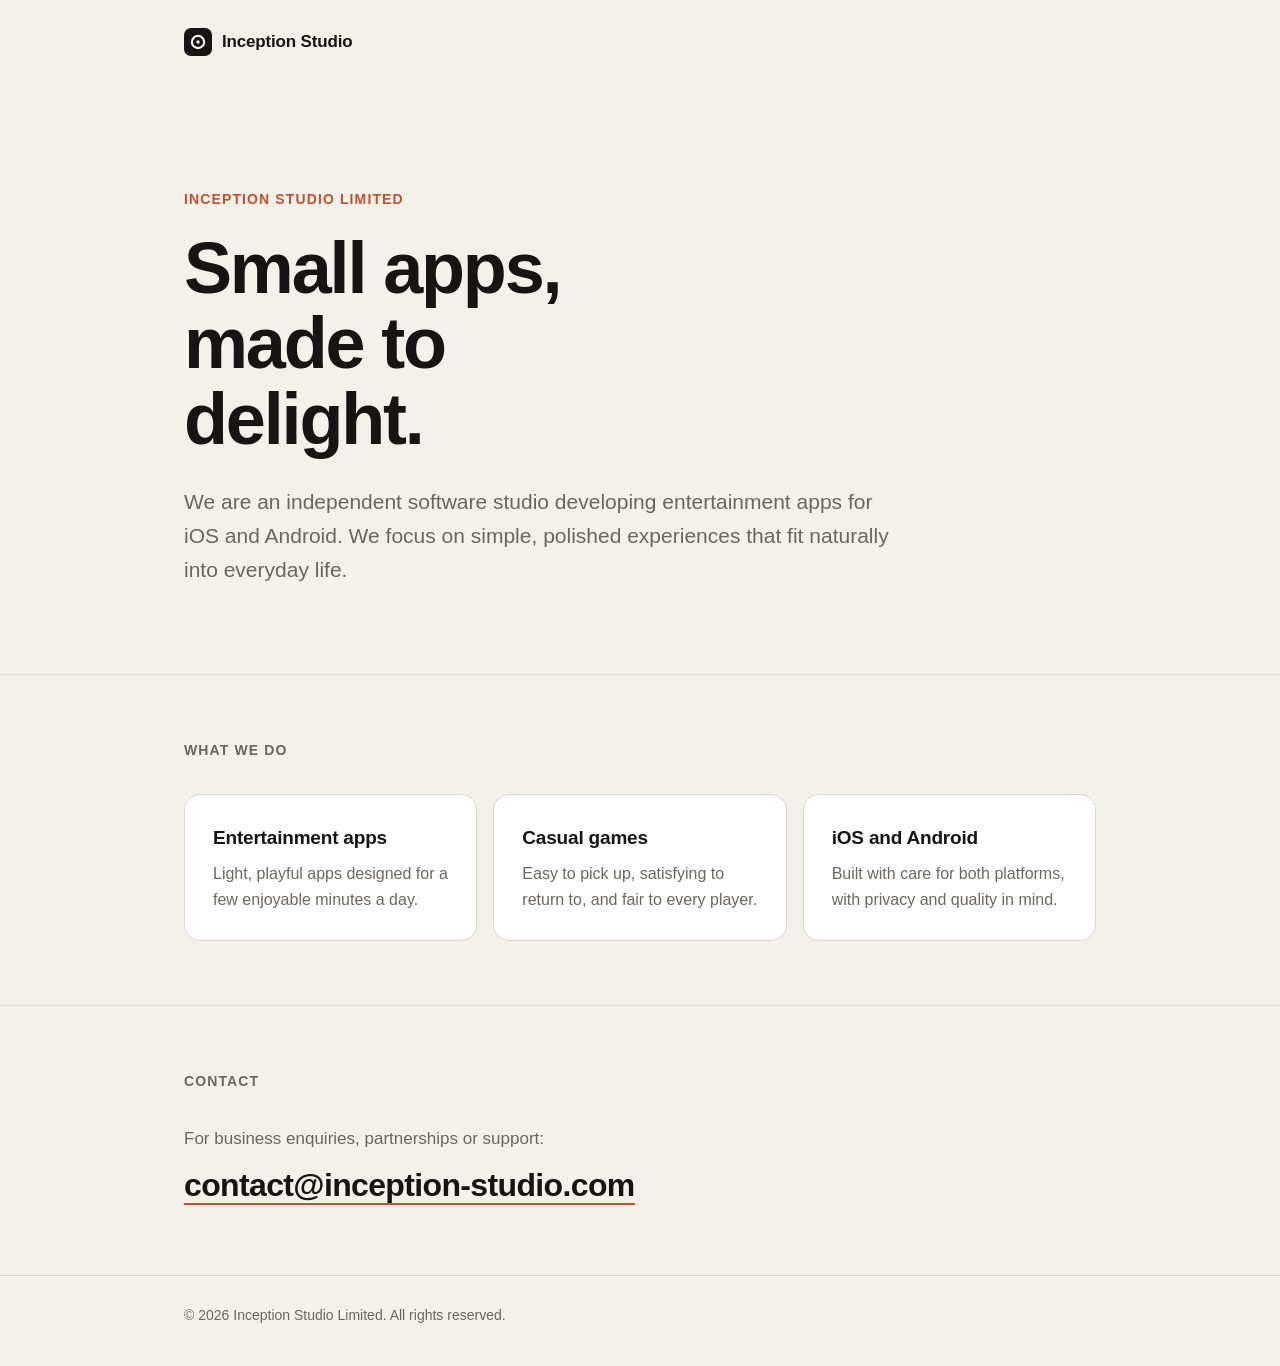
<file: index.html>
<!doctype html>
<html lang="en">
<head>
<meta charset="utf-8">
<meta name="viewport" content="width=device-width, initial-scale=1">
<title>Inception Studio</title>
<meta name="description" content="Inception Studio Limited is an independent studio developing entertainment apps for iOS and Android.">
<meta property="og:title" content="Inception Studio">
<meta property="og:description" content="An independent studio developing entertainment apps for iOS and Android.">
<meta property="og:type" content="website">
<meta property="og:url" content="https://inception-studio.com/">
<link rel="icon" href="data:image/svg+xml,%3Csvg xmlns='http://www.w3.org/2000/svg' viewBox='0 0 32 32'%3E%3Crect width='32' height='32' rx='8' fill='%23161514'/%3E%3Ccircle cx='16' cy='16' r='7' fill='none' stroke='%23F4F1EA' stroke-width='2.5'/%3E%3Ccircle cx='16' cy='16' r='2' fill='%23F4F1EA'/%3E%3C/svg%3E">
<style>
  :root {
    --bg: #F4F1EA;
    --surface: #FFFFFF;
    --ink: #161514;
    --muted: #6B6760;
    --line: #DDD8CE;
    --accent: #C2502E;
  }
  @media (prefers-color-scheme: dark) {
    :root {
      --bg: #121110;
      --surface: #1B1A18;
      --ink: #F4F1EA;
      --muted: #A39E94;
      --line: #2E2C29;
      --accent: #E8754F;
    }
  }
  * { box-sizing: border-box; }
  html { -webkit-text-size-adjust: 100%; }
  body {
    margin: 0;
    background: var(--bg);
    color: var(--ink);
    font-family: -apple-system, BlinkMacSystemFont, "Segoe UI", "Helvetica Neue", Helvetica, Arial, sans-serif;
    font-size: 17px;
    line-height: 1.6;
    -webkit-font-smoothing: antialiased;
  }
  .wrap { max-width: 960px; margin: 0 auto; padding: 0 24px; }
  header { padding: 28px 0; }
  .brand { display: inline-flex; align-items: center; gap: 10px; font-weight: 600; letter-spacing: -0.01em; color: var(--ink); text-decoration: none; }
  .mark { width: 28px; height: 28px; flex: none; }
  .hero { padding-top: 96px; padding-bottom: 88px; }
  .eyebrow { color: var(--accent); font-size: 14px; font-weight: 600; letter-spacing: 0.08em; text-transform: uppercase; margin: 0 0 20px; }
  h1 { font-size: clamp(40px, 7vw, 72px); line-height: 1.05; letter-spacing: -0.03em; font-weight: 700; margin: 0; max-width: 12ch; }
  .lead { color: var(--muted); font-size: clamp(18px, 2.2vw, 21px); max-width: 34em; margin: 28px 0 0; }
  section { border-top: 1px solid var(--line); padding: 64px 0; }
  h2 { font-size: 14px; font-weight: 600; letter-spacing: 0.08em; text-transform: uppercase; color: var(--muted); margin: 0 0 32px; }
  .grid { display: grid; grid-template-columns: repeat(3, 1fr); gap: 16px; }
  .card { background: var(--surface); border: 1px solid var(--line); border-radius: 16px; padding: 28px; }
  .card h3 { font-size: 19px; letter-spacing: -0.01em; margin: 0 0 8px; }
  .card p { color: var(--muted); margin: 0; font-size: 16px; }
  .contact p { margin: 0 0 8px; color: var(--muted); }
  .email { font-size: clamp(22px, 3.4vw, 32px); font-weight: 600; letter-spacing: -0.02em; color: var(--ink); text-decoration: none; border-bottom: 2px solid var(--accent); overflow-wrap: anywhere; }
  .email:hover { color: var(--accent); }
  footer { border-top: 1px solid var(--line); padding: 28px 0 40px; color: var(--muted); font-size: 14px; }
  @media (max-width: 720px) {
    .wrap { padding: 0 16px; }
    .hero { padding-top: 56px; padding-bottom: 56px; }
    .grid { grid-template-columns: 1fr; }
    section { padding: 48px 0; }
  }
</style>
</head>
<body>
  <header>
    <div class="wrap">
      <a class="brand" href="/" aria-label="Inception Studio home">
        <svg class="mark" viewBox="0 0 32 32" aria-hidden="true">
          <rect width="32" height="32" rx="8" fill="currentColor"/>
          <circle cx="16" cy="16" r="7" fill="none" stroke="var(--bg)" stroke-width="2.5"/>
          <circle cx="16" cy="16" r="2" fill="var(--bg)"/>
        </svg>
        Inception Studio
      </a>
    </div>
  </header>

  <main>
    <div class="wrap hero">
      <p class="eyebrow">Inception Studio Limited</p>
      <h1>Small apps, made to delight.</h1>
      <p class="lead">We are an independent software studio developing entertainment apps for iOS and Android. We focus on simple, polished experiences that fit naturally into everyday life.</p>
    </div>

    <section>
      <div class="wrap">
        <h2>What we do</h2>
        <div class="grid">
          <div class="card">
            <h3>Entertainment apps</h3>
            <p>Light, playful apps designed for a few enjoyable minutes a day.</p>
          </div>
          <div class="card">
            <h3>Casual games</h3>
            <p>Easy to pick up, satisfying to return to, and fair to every player.</p>
          </div>
          <div class="card">
            <h3>iOS and Android</h3>
            <p>Built with care for both platforms, with privacy and quality in mind.</p>
          </div>
        </div>
      </div>
    </section>

    <section class="contact">
      <div class="wrap">
        <h2>Contact</h2>
        <p>For business enquiries, partnerships or support:</p>
        <a class="email" href="mailto:contact@inception-studio.com">contact@inception-studio.com</a>
      </div>
    </section>
  </main>

  <footer>
    <div class="wrap">&copy; 2026 Inception Studio Limited. All rights reserved.</div>
  </footer>
</body>
</html>
</file>
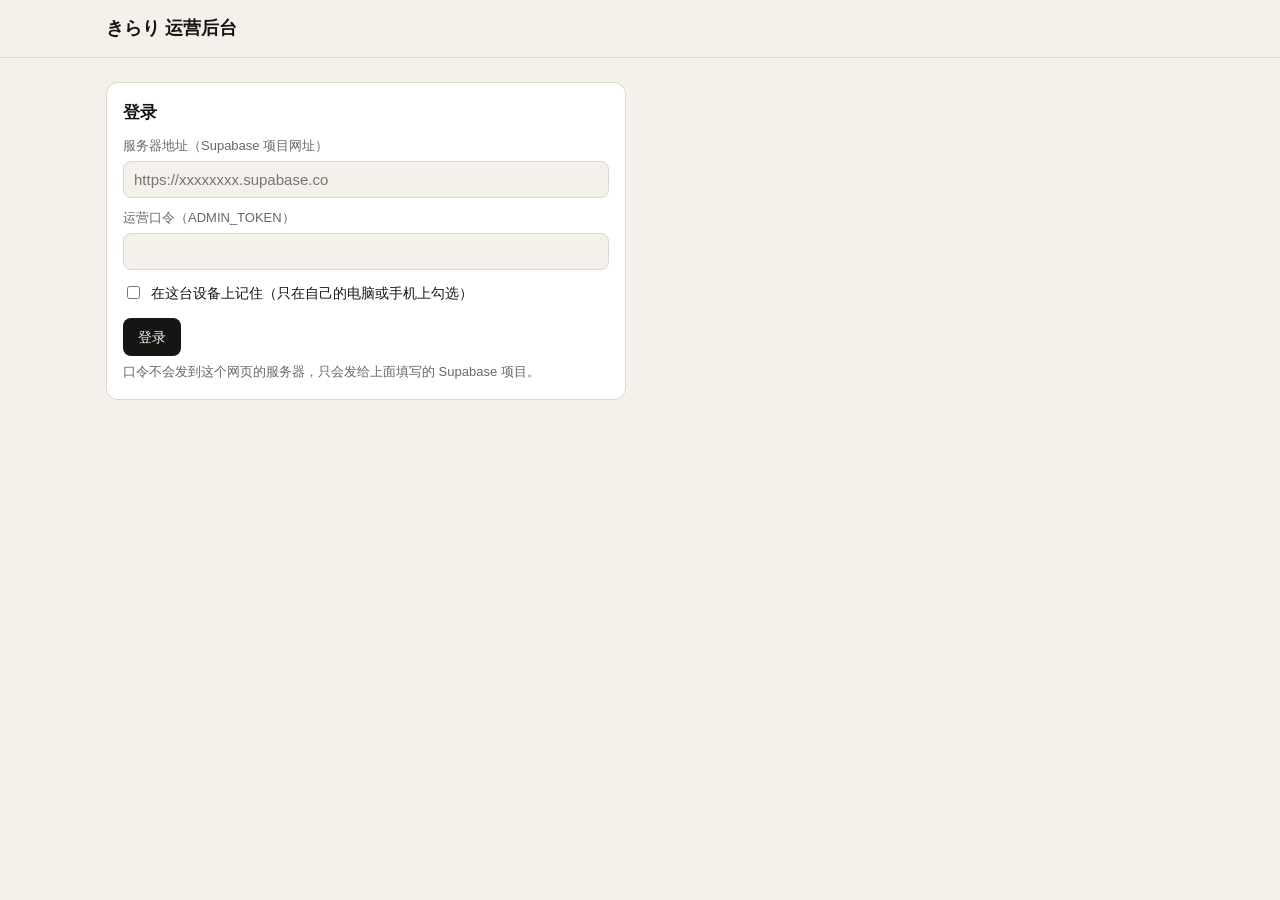
<file: kirari/ops/index.html>
<!doctype html>
<html lang="zh-CN">
<head>
<meta charset="utf-8">
<meta name="viewport" content="width=device-width, initial-scale=1">
<meta name="robots" content="noindex, nofollow">
<meta name="referrer" content="no-referrer">
<title>きらり 运营后台</title>
<style>
:root { --bg:#F4F1EA; --surface:#FFFFFF; --ink:#161514; --muted:#6B6760; --line:#DDD8CE; --accent:#C2502E;
  --good:#2E7D4F; --warn:#B7791F; --bad:#C0392B; --chip:#EFEBE3; }
@media (prefers-color-scheme: dark) {
  :root { --bg:#121110; --surface:#1B1A18; --ink:#F4F1EA; --muted:#A39E94; --line:#2E2C29; --accent:#E8754F;
    --good:#5BBF85; --warn:#E0A84A; --bad:#EF6F61; --chip:#26241F; }
}
* { box-sizing: border-box; }
body { margin:0; background:var(--bg); color:var(--ink); font-size:15px; line-height:1.6;
  font-family: -apple-system, BlinkMacSystemFont, "PingFang SC", "Hiragino Sans", "Microsoft YaHei", sans-serif; }
.wrap { max-width: 1100px; margin: 0 auto; padding: 0 16px; }
header { border-bottom:1px solid var(--line); padding:14px 0; }
header .wrap { display:flex; align-items:center; gap:12px; flex-wrap:wrap; }
h1 { font-size:18px; margin:0; flex:1; }
h2 { font-size:17px; margin:0; }
.env { font-size:12px; padding:2px 8px; border-radius:99px; background:var(--chip); color:var(--muted); }
.env.prod { background:var(--bad); color:#fff; }
nav { display:flex; gap:6px; margin:16px 0; flex-wrap:wrap; }
nav button { background:none; border:1px solid var(--line); color:var(--ink); }
nav button.on { background:var(--ink); color:var(--bg); border-color:var(--ink); }
.card { background:var(--surface); border:1px solid var(--line); border-radius:12px; padding:16px; margin-bottom:14px; }
.row { display:flex; gap:10px; align-items:center; flex-wrap:wrap; }
.spacer { flex:1; }
label { display:block; font-size:13px; color:var(--muted); margin:10px 0 4px; }
input[type=text], input[type=password], input[type=url], select {
  width:100%; padding:9px 10px; border:1px solid var(--line); border-radius:8px; background:var(--bg); color:var(--ink); font-size:15px; }
button { font:inherit; font-size:14px; padding:7px 14px; border-radius:8px; border:1px solid transparent; cursor:pointer;
  background:var(--ink); color:var(--bg); }
button.quiet { background:none; color:var(--ink); border-color:var(--line); }
button.good { background:var(--good); color:#fff; }
button.bad { background:none; color:var(--bad); border-color:var(--bad); }
button:disabled { opacity:.45; cursor:default; }
.muted { color:var(--muted); font-size:13px; }
.hint { color:var(--muted); font-size:13px; margin:6px 0 0; }
table { width:100%; border-collapse:collapse; font-size:14px; }
th, td { text-align:left; padding:9px 8px; border-bottom:1px solid var(--line); vertical-align:top; }
th { font-size:12px; color:var(--muted); font-weight:600; white-space:nowrap; }
td.num, th.num { text-align:right; font-variant-numeric: tabular-nums; }
.tag { display:inline-block; font-size:12px; padding:1px 8px; border-radius:99px; background:var(--chip); margin:0 4px 4px 0; white-space:nowrap; }
.tag.warn { background:var(--warn); color:#fff; }
.tag.bad { background:var(--bad); color:#fff; }
.tag.good { background:var(--good); color:#fff; }
.err { color:var(--bad); font-size:13px; word-break:break-all; }
.actions { display:flex; gap:6px; flex-wrap:wrap; }
.empty { color:var(--muted); padding:24px 0; text-align:center; }
#toast { position:fixed; left:50%; bottom:24px; transform:translateX(-50%); background:var(--ink); color:var(--bg);
  padding:10px 18px; border-radius:10px; font-size:14px; display:none; max-width:90vw; z-index:9; }
.hidden { display:none !important; }
pre { white-space:pre-wrap; font-size:13px; background:var(--bg); padding:10px; border-radius:8px; margin:8px 0 0; }
@media (max-width: 760px) {
  table.resp thead { display:none; }
  table.resp tr { display:block; border-bottom:1px solid var(--line); padding:10px 0; }
  table.resp td { display:flex; gap:10px; border:none; padding:3px 0; }
  table.resp td::before { content: attr(data-l); color:var(--muted); font-size:12px; min-width:84px; }
  td.num { text-align:left; }
}
</style>
</head>
<body>
<header><div class="wrap">
  <h1>きらり 运营后台</h1>
  <span id="envTag" class="env hidden"></span>
  <button id="logoutBtn" class="quiet hidden">退出</button>
</div></header>

<main class="wrap">

<!-- 登录 -->
<section id="login" class="card" style="max-width:520px;margin-top:24px">
  <h2>登录</h2>
  <label for="srv">服务器地址（Supabase 项目网址）</label>
  <input id="srv" type="url" placeholder="https://xxxxxxxx.supabase.co" autocomplete="off">
  <label for="tok">运营口令（ADMIN_TOKEN）</label>
  <input id="tok" type="password" autocomplete="off">
  <label style="display:flex;gap:8px;align-items:center;color:var(--ink);font-size:14px;margin-top:12px">
    <input id="remember" type="checkbox"> 在这台设备上记住（只在自己的电脑或手机上勾选）
  </label>
  <div class="row" style="margin-top:14px"><button id="loginBtn">登录</button><span id="loginErr" class="err"></span></div>
  <p class="hint">口令不会发到这个网页的服务器，只会发给上面填写的 Supabase 项目。</p>
</section>

<div id="app" class="hidden">
  <nav>
    <button data-tab="redeem" class="on">兑换申请 <span id="redeemCount"></span></button>
    <button data-tab="stock">库存</button>
    <button data-tab="import">上传券码</button>
    <button data-tab="campaign">活动 <span id="campaignDot"></span></button>
  </nav>

  <!-- 兑换申请 -->
  <section id="tab-redeem">
    <div class="card">
      <div class="row"><h2>待处理的兑换</h2><span class="spacer"></span><button class="quiet" id="refreshRedeem">刷新</button></div>
      <p class="hint">「待审核」要你决定通过还是驳回。「发券中 / 失败」是已经通过、但券还没成功发出的，可以重试。驳回会把积分退还给用户。</p>
    </div>
    <div class="card"><table class="resp" id="redeemTable">
      <thead><tr><th>申请时间</th><th>礼品</th><th class="num">积分</th><th>状态</th><th>用户情况</th><th>操作</th></tr></thead>
      <tbody></tbody>
    </table><div id="redeemEmpty" class="empty hidden">没有待处理的兑换 🎉</div></div>
  </section>

  <!-- 库存 -->
  <section id="tab-stock" class="hidden">
    <div class="card">
      <div class="row"><h2>礼品库存</h2><span class="spacer"></span><button class="quiet" id="refreshStock">刷新</button></div>
      <p class="hint">「可发」= 现在还能发给用户的券。「快到期」= 45 天内到期，要优先补货。「太快到期」= 剩余有效期太短，已不会再发出去。</p>
    </div>
    <div class="card"><table class="resp" id="stockTable">
      <thead><tr><th>礼品</th><th class="num">面额</th><th class="num">可发</th><th class="num">快到期</th><th class="num">预留中</th><th class="num">已发出</th><th class="num">太快到期</th><th>下一张到期</th></tr></thead>
      <tbody></tbody>
    </table></div>
  </section>

  <!-- 活动 -->
  <section id="tab-campaign" class="hidden">
    <div class="card">
      <div class="row"><h2>活动状态</h2><span class="spacer"></span><button class="quiet" id="refreshCampaign">刷新</button></div>
      <p class="hint">每期到日本时间每月 1 日 0:00，系统会自动换到下一期，平时不用操作。</p>
      <div id="campaignProblems" style="margin-top:10px"></div>
    </div>
    <div class="card" id="campaignBody"></div>
    <div class="card">
      <h2>暂停刮卡</h2>
      <p class="hint">出现异常时用。暂停后所有人都不能刮卡，首页显示活动未开放；兑换不受影响，积分不变。随时可以恢复，同一期继续。</p>
      <div class="row" style="margin-top:12px"><button id="pauseBtn" class="bad" disabled>暂停刮卡</button></div>
    </div>
  </section>

  <!-- 上传券码 -->
  <section id="tab-import" class="hidden">
    <div class="card" style="max-width:640px">
      <h2>上传券码</h2>
      <label for="impSku">礼品</label>
      <select id="impSku"></select>
      <label for="impBatch">批次名（方便以后查是哪次进的货）</label>
      <input id="impBatch" type="text">
      <label for="impFile">CSV 文件</label>
      <input id="impFile" type="file" accept=".csv,text/csv">
      <p class="hint">第一行是表头：<b>code</b>（或 url）必填，<b>pin</b>、<b>expires_at</b>（例如 2027-03-31）可选。有任何一行出错，整批都不导入；同一张码重复上传会自动跳过。</p>
      <div id="impPreview" class="muted"></div>
      <div class="row" style="margin-top:12px"><button id="impBtn" disabled>上传</button></div>
      <div id="impResult"></div>
    </div>
  </section>
</div>
</main>
<div id="toast"></div>

<script>
'use strict';
const $ = s => document.querySelector(s);
const KEY = 'kirari.ops';
let cfg = null;              // { srv, tok }
let stockRows = [];

// ---------- 登录信息：勾选「记住」存 localStorage，否则只存在这个标签页 ----------
function loadCfg() {
  for (const st of [sessionStorage, localStorage]) {
    try { const v = JSON.parse(st.getItem(KEY) || 'null'); if (v && v.srv && v.tok) return v; } catch {}
  }
  return null;
}
function saveCfg(v, remember) {
  try { sessionStorage.setItem(KEY, JSON.stringify(v)); } catch {}
  try { remember ? localStorage.setItem(KEY, JSON.stringify(v)) : localStorage.removeItem(KEY); } catch {}
}
function clearCfg() {
  try { sessionStorage.removeItem(KEY); localStorage.removeItem(KEY); } catch {}
}

function toast(msg) {
  const t = $('#toast'); t.textContent = msg; t.style.display = 'block';
  clearTimeout(toast.h); toast.h = setTimeout(() => (t.style.display = 'none'), 3500);
}

// ---------- 调用 admin-redemptions ----------
async function api(body, query, csv) {
  const url = cfg.srv.replace(/\/+$/, '') + '/functions/v1/admin-redemptions' + (query || '');
  const res = await fetch(url, {
    method: 'POST',
    headers: { 'x-admin-token': cfg.tok, 'content-type': csv != null ? 'text/csv' : 'application/json' },
    body: csv != null ? csv : JSON.stringify(body),
  });
  let data = null;
  try { data = await res.json(); } catch {}
  if (res.status === 401) { const e = new Error('口令不对，或者服务器没设置 ADMIN_TOKEN'); e.auth = true; throw e; }
  if (!res.ok) {
    const e = new Error(explain(data) || `出错了（${res.status}）`); e.data = data; throw e;
  }
  return data;
}

// 把服务器的英文报错翻成白话
function explain(d) {
  if (!d) return '';
  const m = String(d.message || d.error || '');
  const map = [
    [/being issued/, '正在发券中，请 2 分钟后再试'],
    [/issue was attempted/, '这笔已经尝试发过券。请先确认没有发出去，再用「确认没发出，驳回」'],
    [/cannot be rejected/, '这笔已经处理过了，刷新看看'],
    [/cannot be approved|not pending/, '这笔已经处理过了，刷新看看'],
    [/not found/, '找不到这个礼品或兑换'],
  ];
  for (const [re, text] of map) if (re.test(m)) return text;
  return m;
}

// ---------- 小工具 ----------
const yen = n => '¥' + Number(n).toLocaleString('ja-JP');
const num = n => Number(n || 0).toLocaleString('ja-JP');
function fmtTime(s) {
  if (!s) return '—';
  return new Date(s).toLocaleString('ja-JP', { timeZone: 'Asia/Tokyo', month: 'numeric', day: 'numeric', hour: '2-digit', minute: '2-digit' });
}
function fmtDate(s) {
  if (!s) return '—';
  return new Date(s).toLocaleDateString('ja-JP', { timeZone: 'Asia/Tokyo' });
}
const daysSince = s => Math.floor((Date.now() - new Date(s).getTime()) / 86400000);
function el(tag, attrs, ...kids) {
  const e = document.createElement(tag);
  for (const [k, v] of Object.entries(attrs || {})) {
    if (k === 'class') e.className = v; else if (k.startsWith('on')) e.addEventListener(k.slice(2), v); else e.setAttribute(k, v);
  }
  for (const k of kids.flat()) if (k != null && k !== false) e.append(k.nodeType ? k : String(k));
  return e;
}
const tag = (text, kind) => el('span', { class: 'tag' + (kind ? ' ' + kind : '') }, text);

// ---------- 兑换申请 ----------
async function loadRedeem() {
  const tbody = $('#redeemTable tbody');
  tbody.replaceChildren(el('tr', {}, el('td', { colspan: 6, class: 'muted' }, '读取中…')));
  try {
    const rows = await api({ action: 'list' });
    tbody.replaceChildren(...rows.map(redeemRow));
    $('#redeemEmpty').classList.toggle('hidden', rows.length > 0);
    $('#redeemCount').textContent = rows.length ? `(${rows.length})` : '';
  } catch (e) { handleErr(e); tbody.replaceChildren(); }
}

function redeemRow(r) {
  const age = daysSince(r.user_since);
  const user = el('div', {},
    tag(`注册 ${age} 天`, age < 7 ? 'warn' : ''),
    tag(`看广告 ${num(r.user_ads)} 次`, Number(r.user_ads) < 10 ? 'warn' : ''),
    tag(`第 ${num(r.user_redemptions)} 次兑换`),
    r.device_bound ? tag('设备已绑定', 'good') : tag('没有设备编号', 'bad'),
    el('div', { class: 'muted' }, '用户 ' + String(r.user_id).slice(0, 8)),
  );
  let status;
  if (r.status === 'pending') status = tag('待审核', 'warn');
  else if (r.issuing_since && Date.now() - new Date(r.issuing_since).getTime() < 120000) status = tag('发券中');
  else status = el('div', {}, tag('发券失败', 'bad'), r.provider_error ? el('div', { class: 'err' }, r.provider_error) : null);

  const acts = el('div', { class: 'actions' });
  const busy = on => acts.querySelectorAll('button').forEach(b => (b.disabled = on));
  const run = async (body, okMsg) => {
    busy(true);
    try { await api(body); toast(okMsg); await loadRedeem(); } catch (e) { handleErr(e); busy(false); }
  };
  const gift = `${r.name_ja}（${yen(r.price_yen)}）`;
  if (r.status === 'pending') {
    acts.append(el('button', { class: 'good', onclick: () => {
      if (confirm(`通过并发券？\n${gift}`)) run({ action: 'approve', id: r.id }, '已通过，券已发出（失败会显示在列表里）');
    } }, '通过并发券'));
  } else {
    acts.append(el('button', { class: 'quiet', onclick: () => run({ action: 'approve', id: r.id }, '已重新发券') }, '重试发券'));
  }
  const rejectAction = r.issue_attempts > 0 ? 'force_reject' : 'reject';
  acts.append(el('button', { class: 'bad', onclick: () => {
    const warn = rejectAction === 'force_reject'
      ? '这笔已经尝试发过券。确认用户没有收到券（库存券：列表里显示失败即没发出）后再驳回。\n\n' : '';
    const note = prompt(`${warn}驳回这笔兑换？${r.points_cost} 积分会退还给用户。\n${gift}\n\n驳回原因（只有运营能看到）：`, '');
    if (note === null) return;
    run({ action: rejectAction, id: r.id, note: note || 'rejected by ops' }, '已驳回，积分已退还');
  } }, rejectAction === 'force_reject' ? '确认没发出，驳回' : '驳回'));

  return el('tr', {},
    el('td', { 'data-l': '申请时间' }, fmtTime(r.created_at)),
    el('td', { 'data-l': '礼品' }, gift),
    el('td', { 'data-l': '积分', class: 'num' }, num(r.points_cost)),
    el('td', { 'data-l': '状态' }, status),
    el('td', { 'data-l': '用户情况' }, user),
    el('td', { 'data-l': '操作' }, acts),
  );
}

// ---------- 库存 ----------
async function loadStock() {
  const tbody = $('#stockTable tbody');
  tbody.replaceChildren(el('tr', {}, el('td', { colspan: 8, class: 'muted' }, '读取中…')));
  try {
    stockRows = await api({ action: 'stock' });
    tbody.replaceChildren(...stockRows.map(s => el('tr', {},
      el('td', { 'data-l': '礼品' }, s.name_ja, el('div', { class: 'muted' }, s.sku + (s.fulfillment === 'api' ? ' · 接口发券' : ''))),
      el('td', { 'data-l': '面额', class: 'num' }, yen(s.price_yen)),
      el('td', { 'data-l': '可发', class: 'num' }, s.fulfillment === 'api' ? '—'
        : Number(s.available) === 0 ? tag('没货了', 'bad') : Number(s.available) < 20 ? tag(num(s.available) + ' · 该补货了', 'warn') : num(s.available)),
      el('td', { 'data-l': '快到期', class: 'num' }, Number(s.expiring_soon) > 0 ? tag(num(s.expiring_soon), 'warn') : '0'),
      el('td', { 'data-l': '预留中', class: 'num' }, num(s.reserved)),
      el('td', { 'data-l': '已发出', class: 'num' }, num(s.delivered)),
      el('td', { 'data-l': '太快到期', class: 'num' }, num(s.unusable_expiring)),
      el('td', { 'data-l': '下一张到期' }, fmtDate(s.next_expiry)),
    )));
    fillSkuSelect();
  } catch (e) { handleErr(e); tbody.replaceChildren(); }
}

// ---------- 上传券码 ----------
function fillSkuSelect() {
  const sel = $('#impSku'); const cur = sel.value;
  sel.replaceChildren(...stockRows.filter(s => s.fulfillment !== 'api')
    .map(s => el('option', { value: s.sku }, `${s.name_ja}（${yen(s.price_yen)}）· ${s.sku}`)));
  if (cur) sel.value = cur;
  checkImport();
}
let csvText = null;
$('#impFile').addEventListener('change', async e => {
  const f = e.target.files[0]; csvText = null; $('#impResult').replaceChildren();
  if (f) {
    csvText = await f.text();
    const lines = csvText.split(/\r?\n/).filter(l => l.trim()).length;
    $('#impPreview').textContent = `${f.name}：约 ${Math.max(0, lines - 1)} 张码（不含表头）`;
  } else $('#impPreview').textContent = '';
  checkImport();
});
['#impSku', '#impBatch'].forEach(s => $(s).addEventListener('input', checkImport));
function checkImport() { $('#impBtn').disabled = !(csvText && $('#impSku').value && $('#impBatch').value.trim()); }
$('#impBtn').addEventListener('click', async () => {
  const sku = $('#impSku').value, batch = $('#impBatch').value.trim();
  if (!confirm(`上传到「${$('#impSku').selectedOptions[0].textContent}」，批次「${batch}」？`)) return;
  $('#impBtn').disabled = true; $('#impResult').replaceChildren(el('p', { class: 'muted' }, '上传中…'));
  try {
    const r = await api(null, `?action=import&sku=${encodeURIComponent(sku)}&batch=${encodeURIComponent(batch)}`, csvText);
    $('#impResult').replaceChildren(el('p', {}, tag('上传成功', 'good'), ` 新增 ${num(r.inserted)} 张`,
      r.duplicates ? `，${num(r.duplicates)} 张以前传过、已跳过` : ''));
    $('#impFile').value = ''; csvText = null; $('#impPreview').textContent = '';
    loadStock();
  } catch (e) {
    if (e.auth) return handleErr(e);
    const errs = e.data && e.data.errors;
    $('#impResult').replaceChildren(el('p', { class: 'err' }, errs ? '文件有问题，整批没有导入。请改好后重新上传：' : e.message),
      errs ? el('pre', {}, errs.map(x => x.replace(/^line (\d+):/, '第 $1 行：')
        .replace('empty code', '码是空的').replace('duplicate code in this file', '文件里重复了')
        .replace('already expired', '已经过期').replace(/bad expiry/, '日期格式不对')).join('\n')) : null);
  } finally { checkImport(); }
});

// ---------- 活动 ----------
const PROBLEMS = {
  no_current: ['bad', '现在没有进行中的活动，用户刮不了卡'],
  paused: ['warn', '刮卡已暂停'],
  auto_off: ['warn', '自动换期没有打开，到期后不会自动开下一期'],
  next_missing: ['bad', '快到期了，但下一期还没备好'],
  job_stopped: ['bad', '自动检查超过 3 小时没有运行'],
  reveal_overdue: ['bad', '有已经结束的活动还没公开种子'],
};
let paused = null;
const fmtFull = s => s ? new Date(s).toLocaleString('ja-JP', { timeZone: 'Asia/Tokyo', year: 'numeric', month: 'numeric', day: 'numeric', hour: '2-digit', minute: '2-digit' }) : '—';
function showCampaign(s) {
  paused = s.paused;
  const urgent = s.problems.some(p => (PROBLEMS[p] || ['bad'])[0] === 'bad');
  $('#campaignDot').textContent = s.problems.length ? (urgent ? '🔴' : '🟡') : '';
  $('#campaignProblems').replaceChildren(...(s.problems.length
    ? s.problems.map(p => el('div', {}, tag((PROBLEMS[p] || ['bad', p])[1], (PROBLEMS[p] || ['bad'])[0])))
    : [tag('一切正常', 'good')]));
  const row = (k, v) => el('tr', {}, el('th', {}, k), el('td', {}, v));
  const block = (title, c) => [el('h2', { style: 'margin-top:10px' }, title), c ? el('table', {}, el('tbody', {},
    row('名称', c.title), row('时间（日本）', `${fmtFull(c.startsAt)} 〜 ${fmtFull(c.endsAt)}`),
    row('抽法', c.drawMode === 'seeded' ? '不限量' : `固定 ${num(c.poolSize)} 张`),
    c.issued != null ? row('已发卡', num(c.issued) + ' 张') : null,
    row('参数版本', String(c.configVersion)))) : el('p', { class: 'muted' }, '没有')];
  $('#campaignBody').replaceChildren(...block('本期', s.current), ...block('下一期', s.next),
    el('p', { class: 'hint' }, `下一期会在本期结束前 ${s.leadDays} 天自动备好。上次自动检查：${fmtFull(s.lastRunAt)}`));
  const b = $('#pauseBtn'); b.disabled = false;
  b.textContent = paused ? '恢复刮卡' : '暂停刮卡'; b.className = paused ? 'good' : 'bad';
}
async function loadCampaign() {
  $('#pauseBtn').disabled = true;
  try { showCampaign(await api({ action: 'campaign' })); }
  catch (e) {
    if (e.auth) return handleErr(e);
    paused = null; $('#campaignDot').textContent = '';
    $('#campaignProblems').replaceChildren(tag('读不到活动状态', 'bad'), el('div', { class: 'err' }, e.message || ''));
    $('#campaignBody').replaceChildren();
  }
}
$('#refreshCampaign').addEventListener('click', loadCampaign);
$('#pauseBtn').addEventListener('click', async () => {
  if (paused === null || !confirm(paused ? '恢复刮卡？' : '暂停刮卡？所有用户都会马上不能刮卡。')) return;
  $('#pauseBtn').disabled = true;
  try { const was = paused; showCampaign(await api({ action: was ? 'campaign_resume' : 'campaign_pause' })); toast(was ? '已恢复' : '已暂停'); }
  catch (e) { handleErr(e); if (!e.auth) loadCampaign(); }
});

// ---------- 页面切换、登录 ----------
function handleErr(e) {
  if (e.auth) { logout(); $('#loginErr').textContent = e.message; return; }
  toast(e.message || '网络出错，请稍后再试');
}
document.querySelectorAll('nav button').forEach(b => b.addEventListener('click', () => {
  document.querySelectorAll('nav button').forEach(x => x.classList.toggle('on', x === b));
  for (const t of ['redeem', 'stock', 'import', 'campaign']) $('#tab-' + t).classList.toggle('hidden', t !== b.dataset.tab);
  if (b.dataset.tab === 'redeem') loadRedeem();
  if (b.dataset.tab === 'campaign') loadCampaign();
  if (b.dataset.tab === 'stock' || b.dataset.tab === 'import') loadStock();
}));
$('#refreshRedeem').addEventListener('click', loadRedeem);
$('#refreshStock').addEventListener('click', loadStock);

function showApp() {
  $('#login').classList.add('hidden'); $('#app').classList.remove('hidden'); $('#logoutBtn').classList.remove('hidden');
  const t = $('#envTag'); t.classList.remove('hidden');
  const host = (() => { try { return new URL(cfg.srv).host.split('.')[0]; } catch { return cfg.srv; } })();
  t.textContent = '服务器：' + host;
  const today = new Date().toLocaleDateString('sv-SE', { timeZone: 'Asia/Tokyo' });
  if (!$('#impBatch').value) $('#impBatch').value = today + '-1';
  loadRedeem(); loadStock(); loadCampaign();
}
function logout() {
  clearCfg(); cfg = null;
  $('#app').classList.add('hidden'); $('#login').classList.remove('hidden'); $('#logoutBtn').classList.add('hidden');
  $('#envTag').classList.add('hidden'); $('#tok').value = '';
}
$('#logoutBtn').addEventListener('click', logout);
$('#loginBtn').addEventListener('click', async () => {
  const srv = $('#srv').value.trim().replace(/\/+$/, ''), tok = $('#tok').value.trim();
  $('#loginErr').textContent = '';
  if (!/^https:\/\/[a-z0-9-]+\.supabase\.co$/i.test(srv) && !/^http:\/\/(localhost|127\.0\.0\.1)(:\d+)?$/.test(srv)) {
    $('#loginErr').textContent = '服务器地址的格式是 https://xxxx.supabase.co'; return;
  }
  if (tok.length < 24) { $('#loginErr').textContent = '口令太短，请确认复制完整'; return; }
  cfg = { srv, tok };
  $('#loginBtn').disabled = true;
  try { await api({ action: 'stock' }); saveCfg(cfg, $('#remember').checked); showApp(); }
  catch (e) { cfg = null; $('#loginErr').textContent = e.message || '连不上服务器'; }
  finally { $('#loginBtn').disabled = false; }
});
$('#tok').addEventListener('keydown', e => { if (e.key === 'Enter') $('#loginBtn').click(); });

cfg = loadCfg();
if (cfg) { $('#srv').value = cfg.srv; showApp(); }
</script>
</body>
</html>
</file>
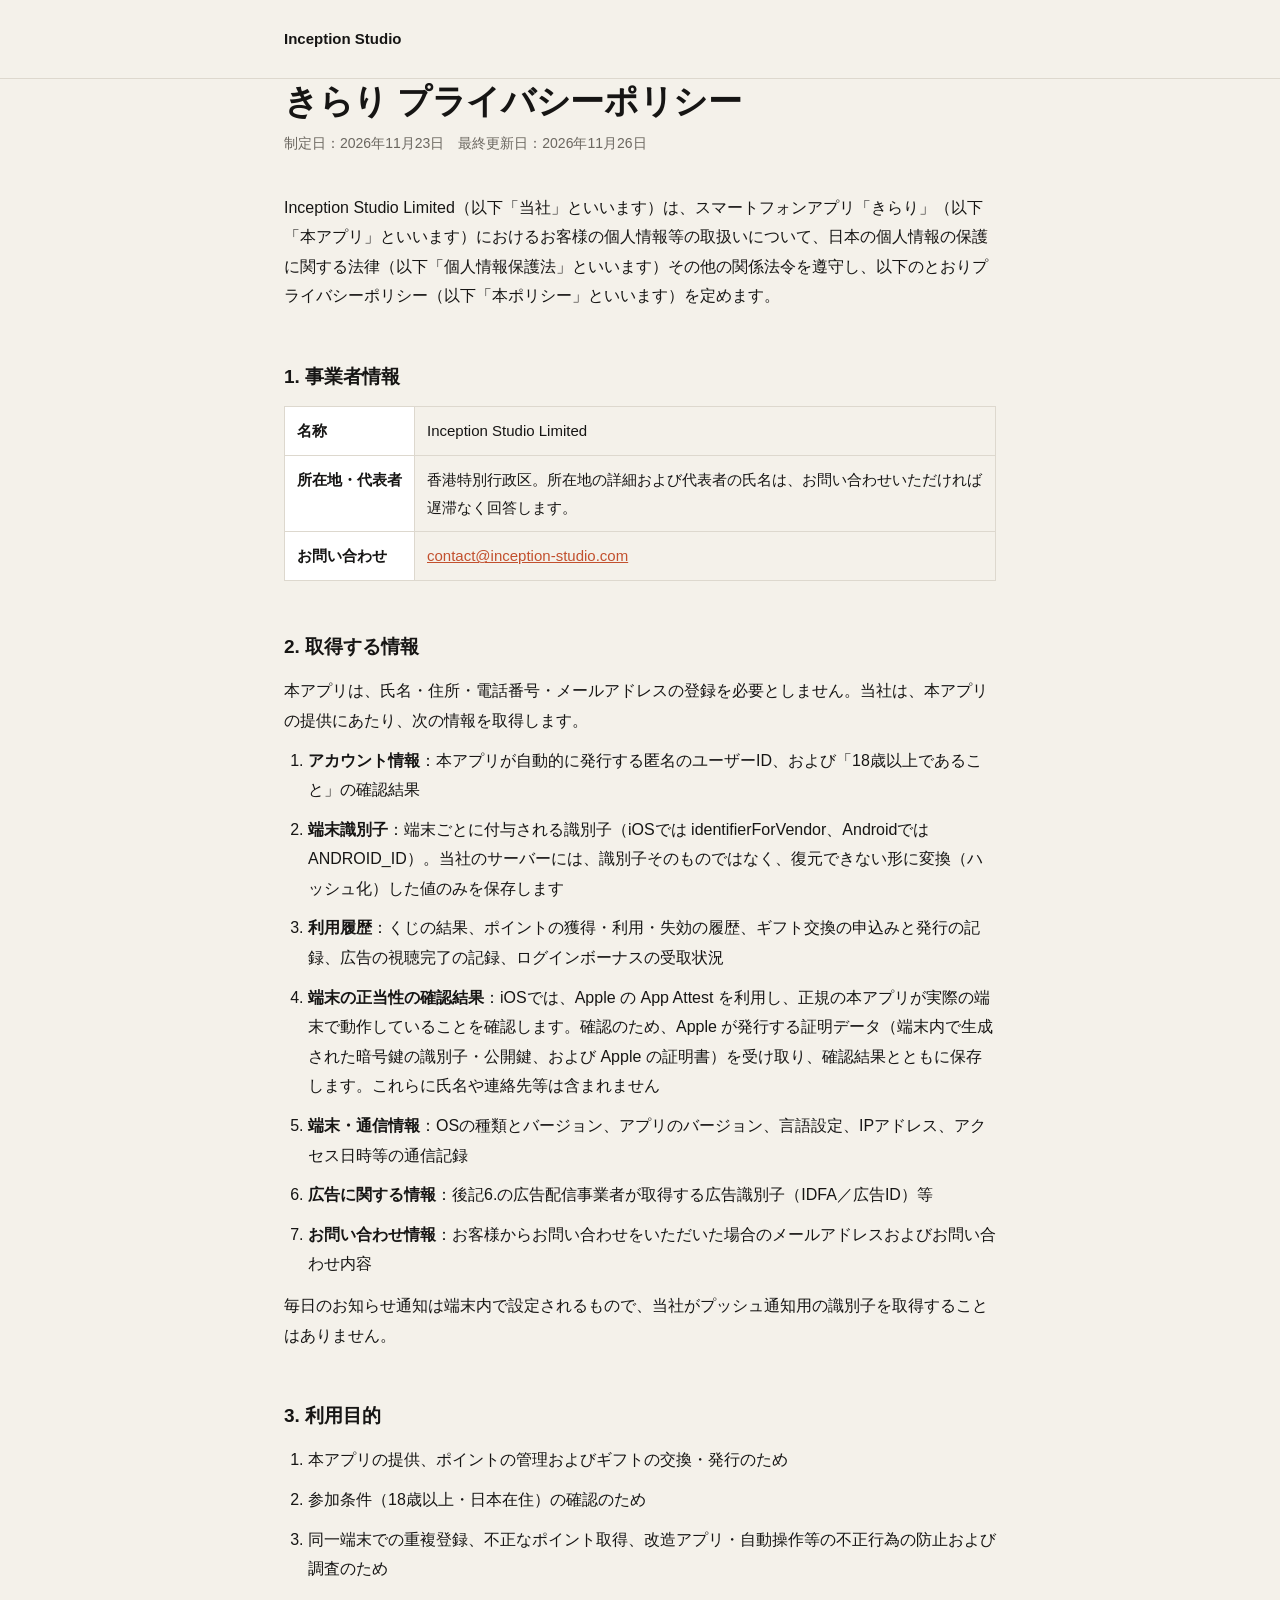
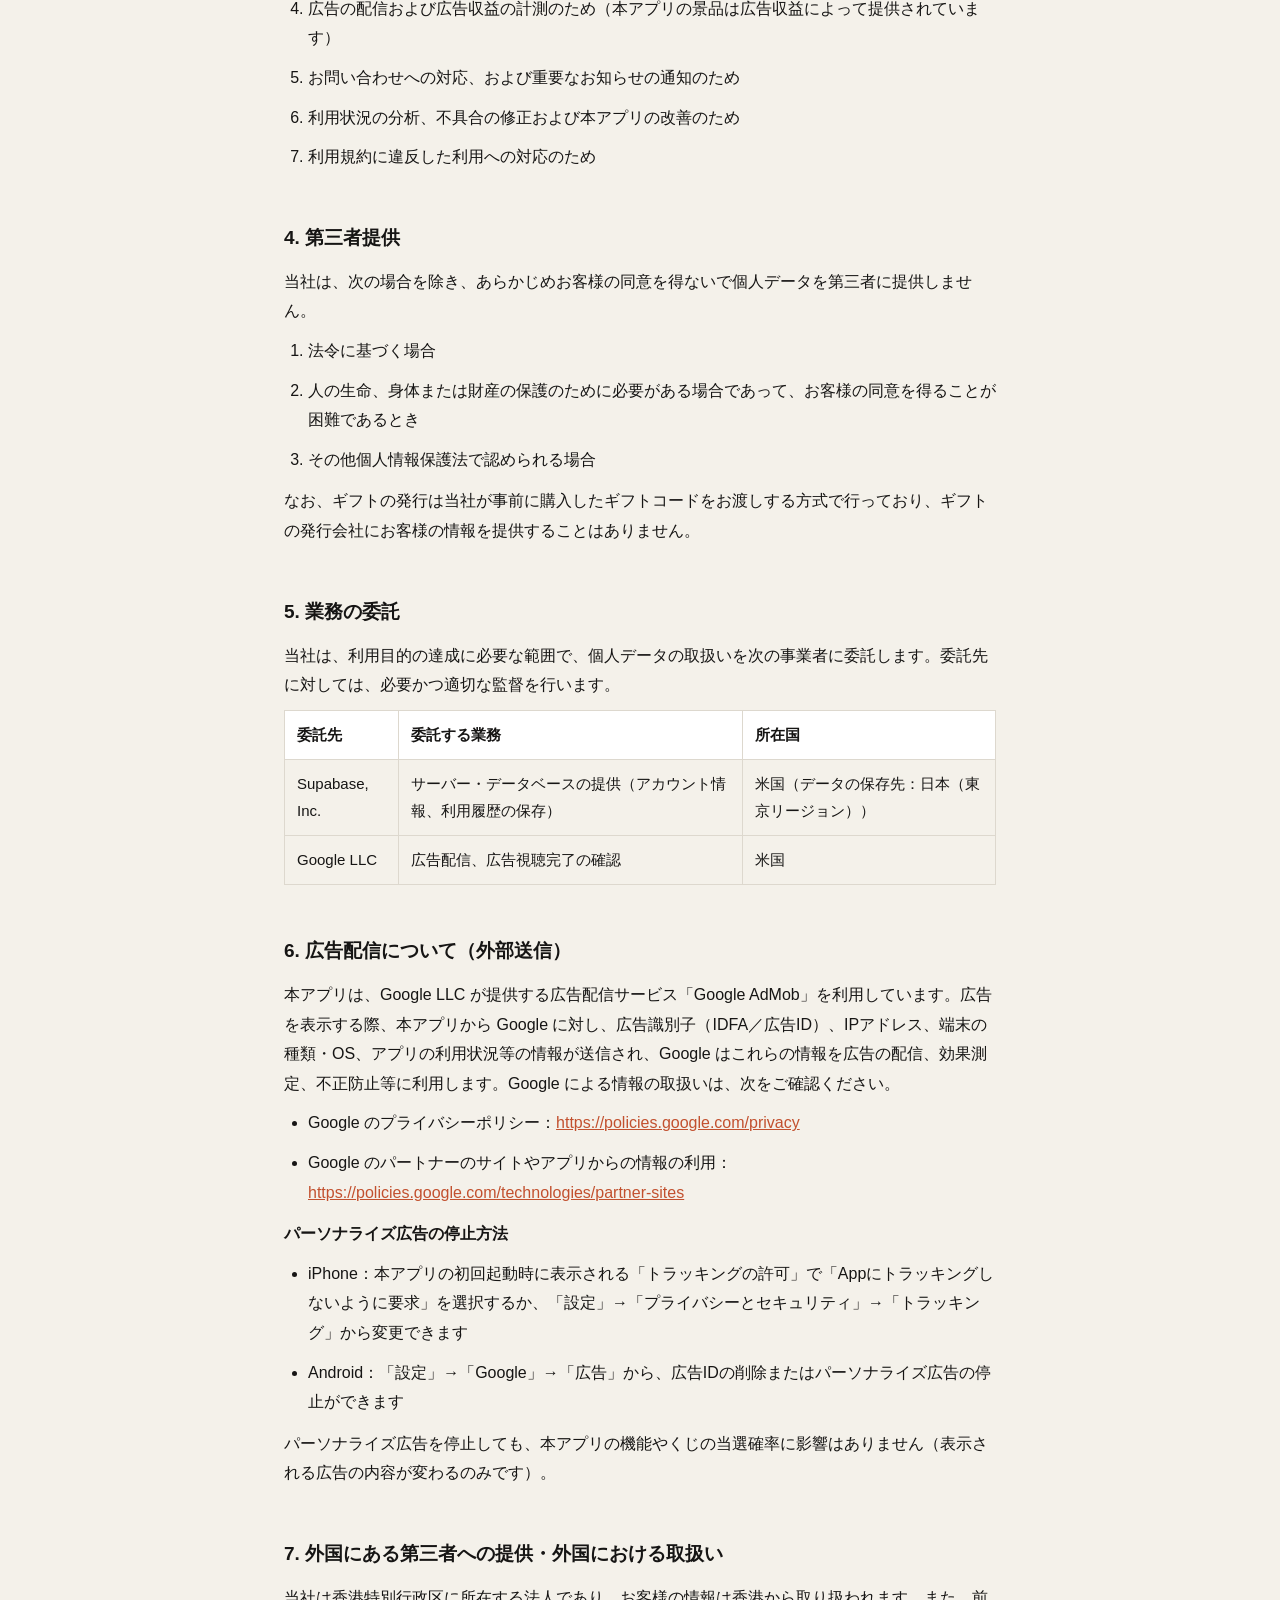
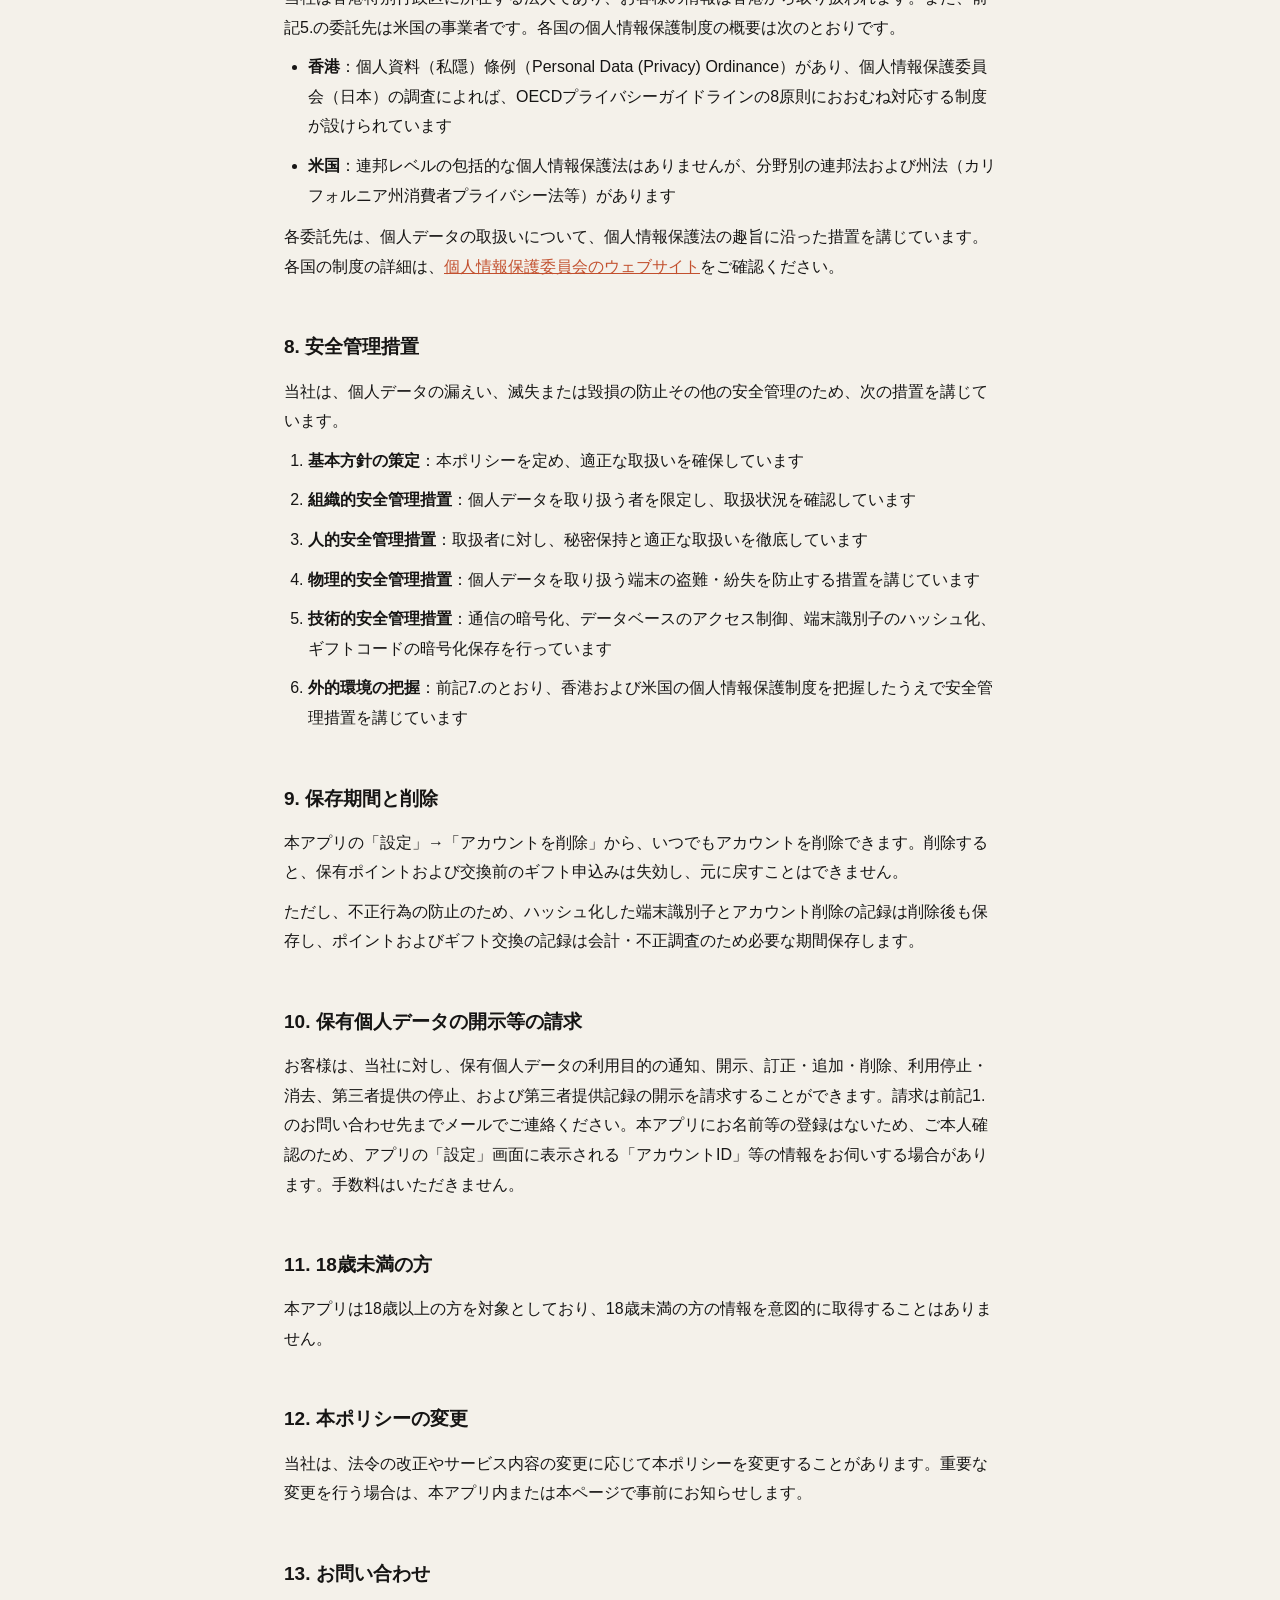
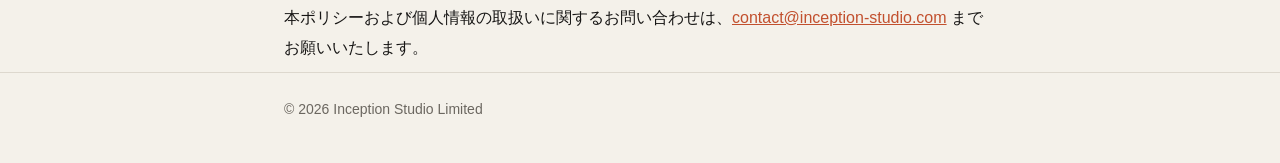
<file: kirari/privacy/index.html>
<!doctype html>
<html lang="ja">
<head>
<meta charset="utf-8">
<meta name="viewport" content="width=device-width, initial-scale=1">
<title>プライバシーポリシー｜きらり</title>
<meta name="robots" content="noindex">
<link rel="stylesheet" href="../legal.css">
</head>
<body>
<header><div class="wrap"><a class="brand" href="/">Inception Studio</a></div></header>
<main class="wrap">
<h1>きらり プライバシーポリシー</h1>
<p class="meta">制定日：2026年11月23日　最終更新日：2026年11月26日</p>

<p>Inception Studio Limited（以下「当社」といいます）は、スマートフォンアプリ「きらり」（以下「本アプリ」といいます）におけるお客様の個人情報等の取扱いについて、日本の個人情報の保護に関する法律（以下「個人情報保護法」といいます）その他の関係法令を遵守し、以下のとおりプライバシーポリシー（以下「本ポリシー」といいます）を定めます。</p>

<h2>1. 事業者情報</h2>
<table>
<tr><th>名称</th><td>Inception Studio Limited</td></tr>
<tr><th>所在地・代表者</th><td>香港特別行政区。所在地の詳細および代表者の氏名は、お問い合わせいただければ遅滞なく回答します。</td></tr>
<tr><th>お問い合わせ</th><td><a href="mailto:contact@inception-studio.com">contact@inception-studio.com</a></td></tr>
</table>

<h2>2. 取得する情報</h2>
<p>本アプリは、氏名・住所・電話番号・メールアドレスの登録を必要としません。当社は、本アプリの提供にあたり、次の情報を取得します。</p>
<ol>
<li><b>アカウント情報</b>：本アプリが自動的に発行する匿名のユーザーID、および「18歳以上であること」の確認結果</li>
<li><b>端末識別子</b>：端末ごとに付与される識別子（iOSでは identifierForVendor、Androidでは ANDROID_ID）。当社のサーバーには、識別子そのものではなく、復元できない形に変換（ハッシュ化）した値のみを保存します</li>
<li><b>利用履歴</b>：くじの結果、ポイントの獲得・利用・失効の履歴、ギフト交換の申込みと発行の記録、広告の視聴完了の記録、ログインボーナスの受取状況</li>
<li><b>端末の正当性の確認結果</b>：iOSでは、Apple の App Attest を利用し、正規の本アプリが実際の端末で動作していることを確認します。確認のため、Apple が発行する証明データ（端末内で生成された暗号鍵の識別子・公開鍵、および Apple の証明書）を受け取り、確認結果とともに保存します。これらに氏名や連絡先等は含まれません</li>
<li><b>端末・通信情報</b>：OSの種類とバージョン、アプリのバージョン、言語設定、IPアドレス、アクセス日時等の通信記録</li>
<li><b>広告に関する情報</b>：後記6.の広告配信事業者が取得する広告識別子（IDFA／広告ID）等</li>
<li><b>お問い合わせ情報</b>：お客様からお問い合わせをいただいた場合のメールアドレスおよびお問い合わせ内容</li>
</ol>
<p>毎日のお知らせ通知は端末内で設定されるもので、当社がプッシュ通知用の識別子を取得することはありません。</p>

<h2>3. 利用目的</h2>
<ol>
<li>本アプリの提供、ポイントの管理およびギフトの交換・発行のため</li>
<li>参加条件（18歳以上・日本在住）の確認のため</li>
<li>同一端末での重複登録、不正なポイント取得、改造アプリ・自動操作等の不正行為の防止および調査のため</li>
<li>広告の配信および広告収益の計測のため（本アプリの景品は広告収益によって提供されています）</li>
<li>お問い合わせへの対応、および重要なお知らせの通知のため</li>
<li>利用状況の分析、不具合の修正および本アプリの改善のため</li>
<li>利用規約に違反した利用への対応のため</li>
</ol>

<h2>4. 第三者提供</h2>
<p>当社は、次の場合を除き、あらかじめお客様の同意を得ないで個人データを第三者に提供しません。</p>
<ol>
<li>法令に基づく場合</li>
<li>人の生命、身体または財産の保護のために必要がある場合であって、お客様の同意を得ることが困難であるとき</li>
<li>その他個人情報保護法で認められる場合</li>
</ol>
<p>なお、ギフトの発行は当社が事前に購入したギフトコードをお渡しする方式で行っており、ギフトの発行会社にお客様の情報を提供することはありません。</p>

<h2>5. 業務の委託</h2>
<p>当社は、利用目的の達成に必要な範囲で、個人データの取扱いを次の事業者に委託します。委託先に対しては、必要かつ適切な監督を行います。</p>
<table>
<tr><th>委託先</th><th>委託する業務</th><th>所在国</th></tr>
<tr><td>Supabase, Inc.</td><td>サーバー・データベースの提供（アカウント情報、利用履歴の保存）</td><td>米国（データの保存先：日本（東京リージョン））</td></tr>
<tr><td>Google LLC</td><td>広告配信、広告視聴完了の確認</td><td>米国</td></tr>
</table>

<h2>6. 広告配信について（外部送信）</h2>
<p>本アプリは、Google LLC が提供する広告配信サービス「Google AdMob」を利用しています。広告を表示する際、本アプリから Google に対し、広告識別子（IDFA／広告ID）、IPアドレス、端末の種類・OS、アプリの利用状況等の情報が送信され、Google はこれらの情報を広告の配信、効果測定、不正防止等に利用します。Google による情報の取扱いは、次をご確認ください。</p>
<ul>
<li>Google のプライバシーポリシー：<a href="https://policies.google.com/privacy?hl=ja">https://policies.google.com/privacy</a></li>
<li>Google のパートナーのサイトやアプリからの情報の利用：<a href="https://policies.google.com/technologies/partner-sites?hl=ja">https://policies.google.com/technologies/partner-sites</a></li>
</ul>
<p><b>パーソナライズ広告の停止方法</b></p>
<ul>
<li>iPhone：本アプリの初回起動時に表示される「トラッキングの許可」で「Appにトラッキングしないように要求」を選択するか、「設定」→「プライバシーとセキュリティ」→「トラッキング」から変更できます</li>
<li>Android：「設定」→「Google」→「広告」から、広告IDの削除またはパーソナライズ広告の停止ができます</li>
</ul>
<p>パーソナライズ広告を停止しても、本アプリの機能やくじの当選確率に影響はありません（表示される広告の内容が変わるのみです）。</p>

<h2>7. 外国にある第三者への提供・外国における取扱い</h2>
<p>当社は香港特別行政区に所在する法人であり、お客様の情報は香港から取り扱われます。また、前記5.の委託先は米国の事業者です。各国の個人情報保護制度の概要は次のとおりです。</p>
<ul>
<li><b>香港</b>：個人資料（私隱）條例（Personal Data (Privacy) Ordinance）があり、個人情報保護委員会（日本）の調査によれば、OECDプライバシーガイドラインの8原則におおむね対応する制度が設けられています</li>
<li><b>米国</b>：連邦レベルの包括的な個人情報保護法はありませんが、分野別の連邦法および州法（カリフォルニア州消費者プライバシー法等）があります</li>
</ul>
<p>各委託先は、個人データの取扱いについて、個人情報保護法の趣旨に沿った措置を講じています。各国の制度の詳細は、<a href="https://www.ppc.go.jp/personalinfo/legal/kaiseihogohou/#gaikoku">個人情報保護委員会のウェブサイト</a>をご確認ください。</p>

<h2>8. 安全管理措置</h2>
<p>当社は、個人データの漏えい、滅失または毀損の防止その他の安全管理のため、次の措置を講じています。</p>
<ol>
<li><b>基本方針の策定</b>：本ポリシーを定め、適正な取扱いを確保しています</li>
<li><b>組織的安全管理措置</b>：個人データを取り扱う者を限定し、取扱状況を確認しています</li>
<li><b>人的安全管理措置</b>：取扱者に対し、秘密保持と適正な取扱いを徹底しています</li>
<li><b>物理的安全管理措置</b>：個人データを取り扱う端末の盗難・紛失を防止する措置を講じています</li>
<li><b>技術的安全管理措置</b>：通信の暗号化、データベースのアクセス制御、端末識別子のハッシュ化、ギフトコードの暗号化保存を行っています</li>
<li><b>外的環境の把握</b>：前記7.のとおり、香港および米国の個人情報保護制度を把握したうえで安全管理措置を講じています</li>
</ol>

<h2>9. 保存期間と削除</h2>
<p>本アプリの「設定」→「アカウントを削除」から、いつでもアカウントを削除できます。削除すると、保有ポイントおよび交換前のギフト申込みは失効し、元に戻すことはできません。</p>
<p>ただし、不正行為の防止のため、ハッシュ化した端末識別子とアカウント削除の記録は削除後も保存し、ポイントおよびギフト交換の記録は会計・不正調査のため必要な期間保存します。</p>

<h2>10. 保有個人データの開示等の請求</h2>
<p>お客様は、当社に対し、保有個人データの利用目的の通知、開示、訂正・追加・削除、利用停止・消去、第三者提供の停止、および第三者提供記録の開示を請求することができます。請求は前記1.のお問い合わせ先までメールでご連絡ください。本アプリにお名前等の登録はないため、ご本人確認のため、アプリの「設定」画面に表示される「アカウントID」等の情報をお伺いする場合があります。手数料はいただきません。</p>

<h2>11. 18歳未満の方</h2>
<p>本アプリは18歳以上の方を対象としており、18歳未満の方の情報を意図的に取得することはありません。</p>

<h2>12. 本ポリシーの変更</h2>
<p>当社は、法令の改正やサービス内容の変更に応じて本ポリシーを変更することがあります。重要な変更を行う場合は、本アプリ内または本ページで事前にお知らせします。</p>

<h2>13. お問い合わせ</h2>
<p>本ポリシーおよび個人情報の取扱いに関するお問い合わせは、<a href="mailto:contact@inception-studio.com">contact@inception-studio.com</a> までお願いいたします。</p>
</main>
<footer><div class="wrap">&copy; 2026 Inception Studio Limited</div></footer>
</body>
</html>
</file>
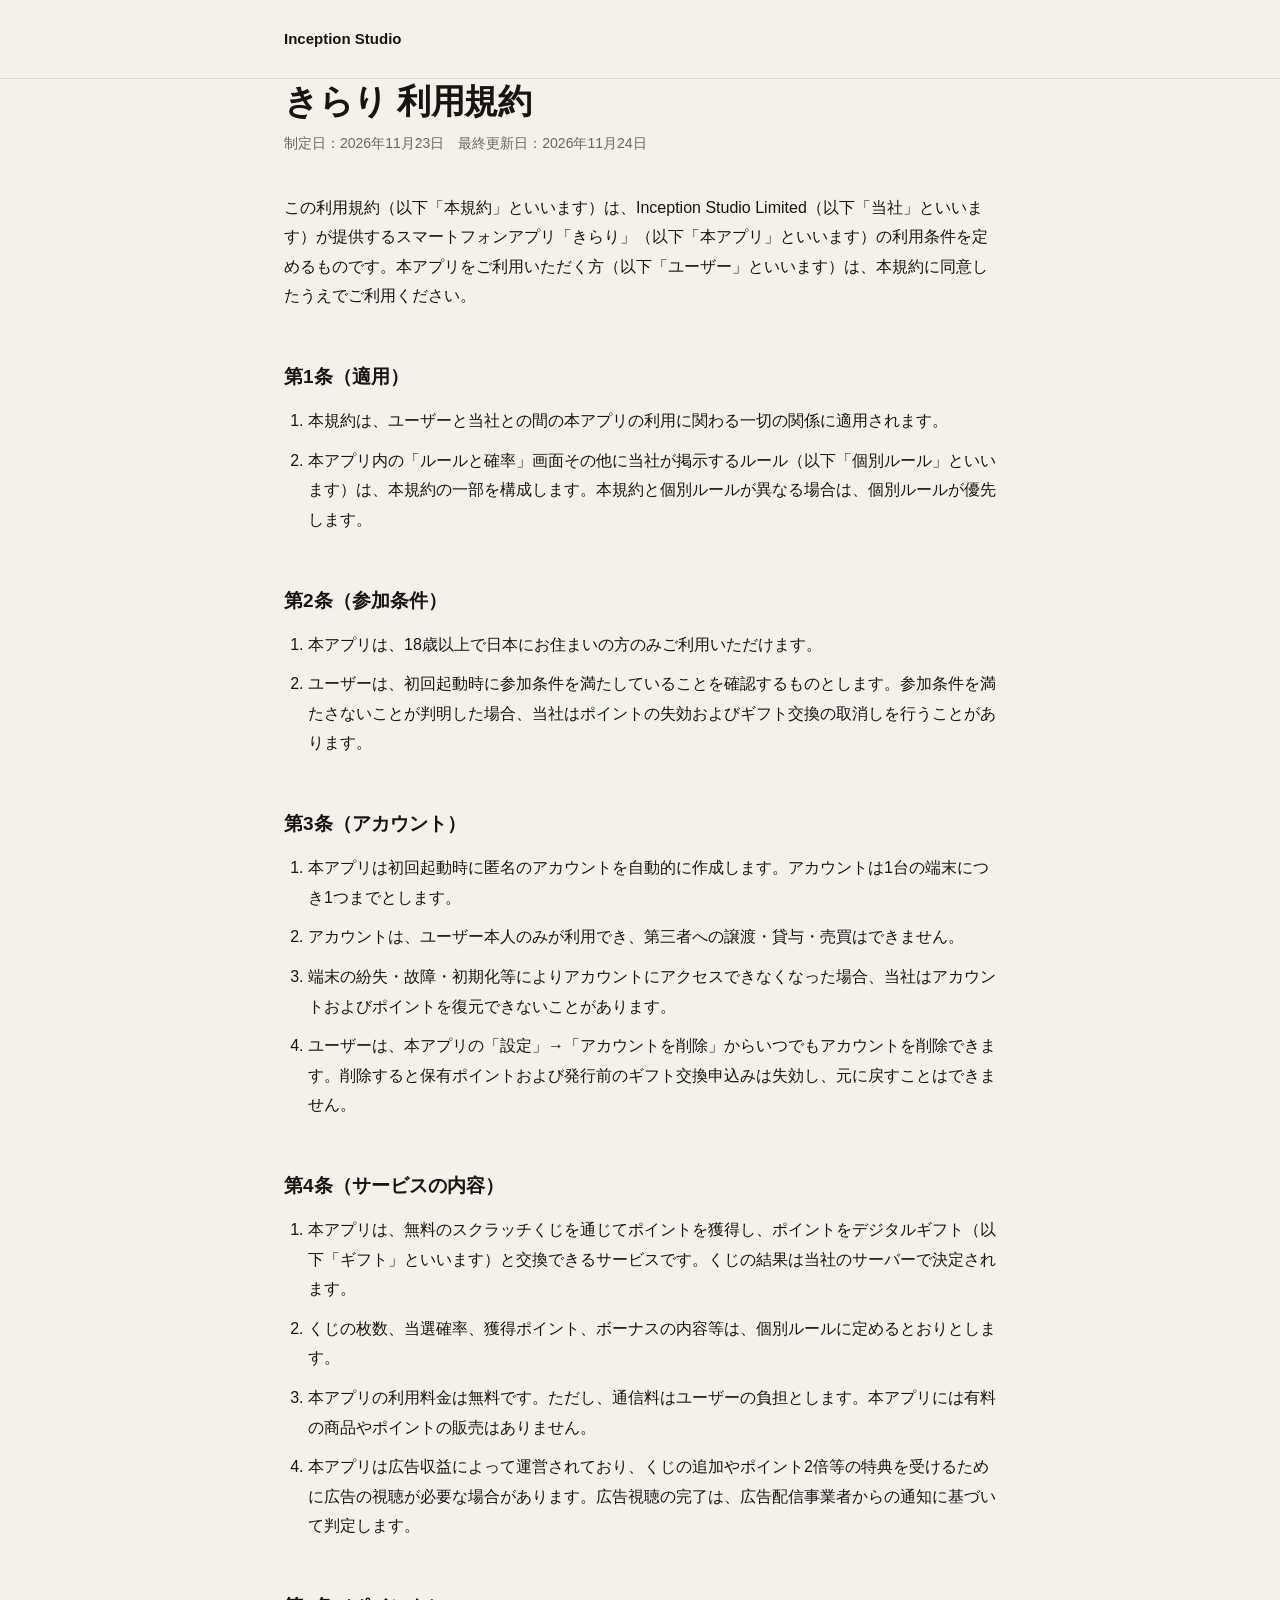
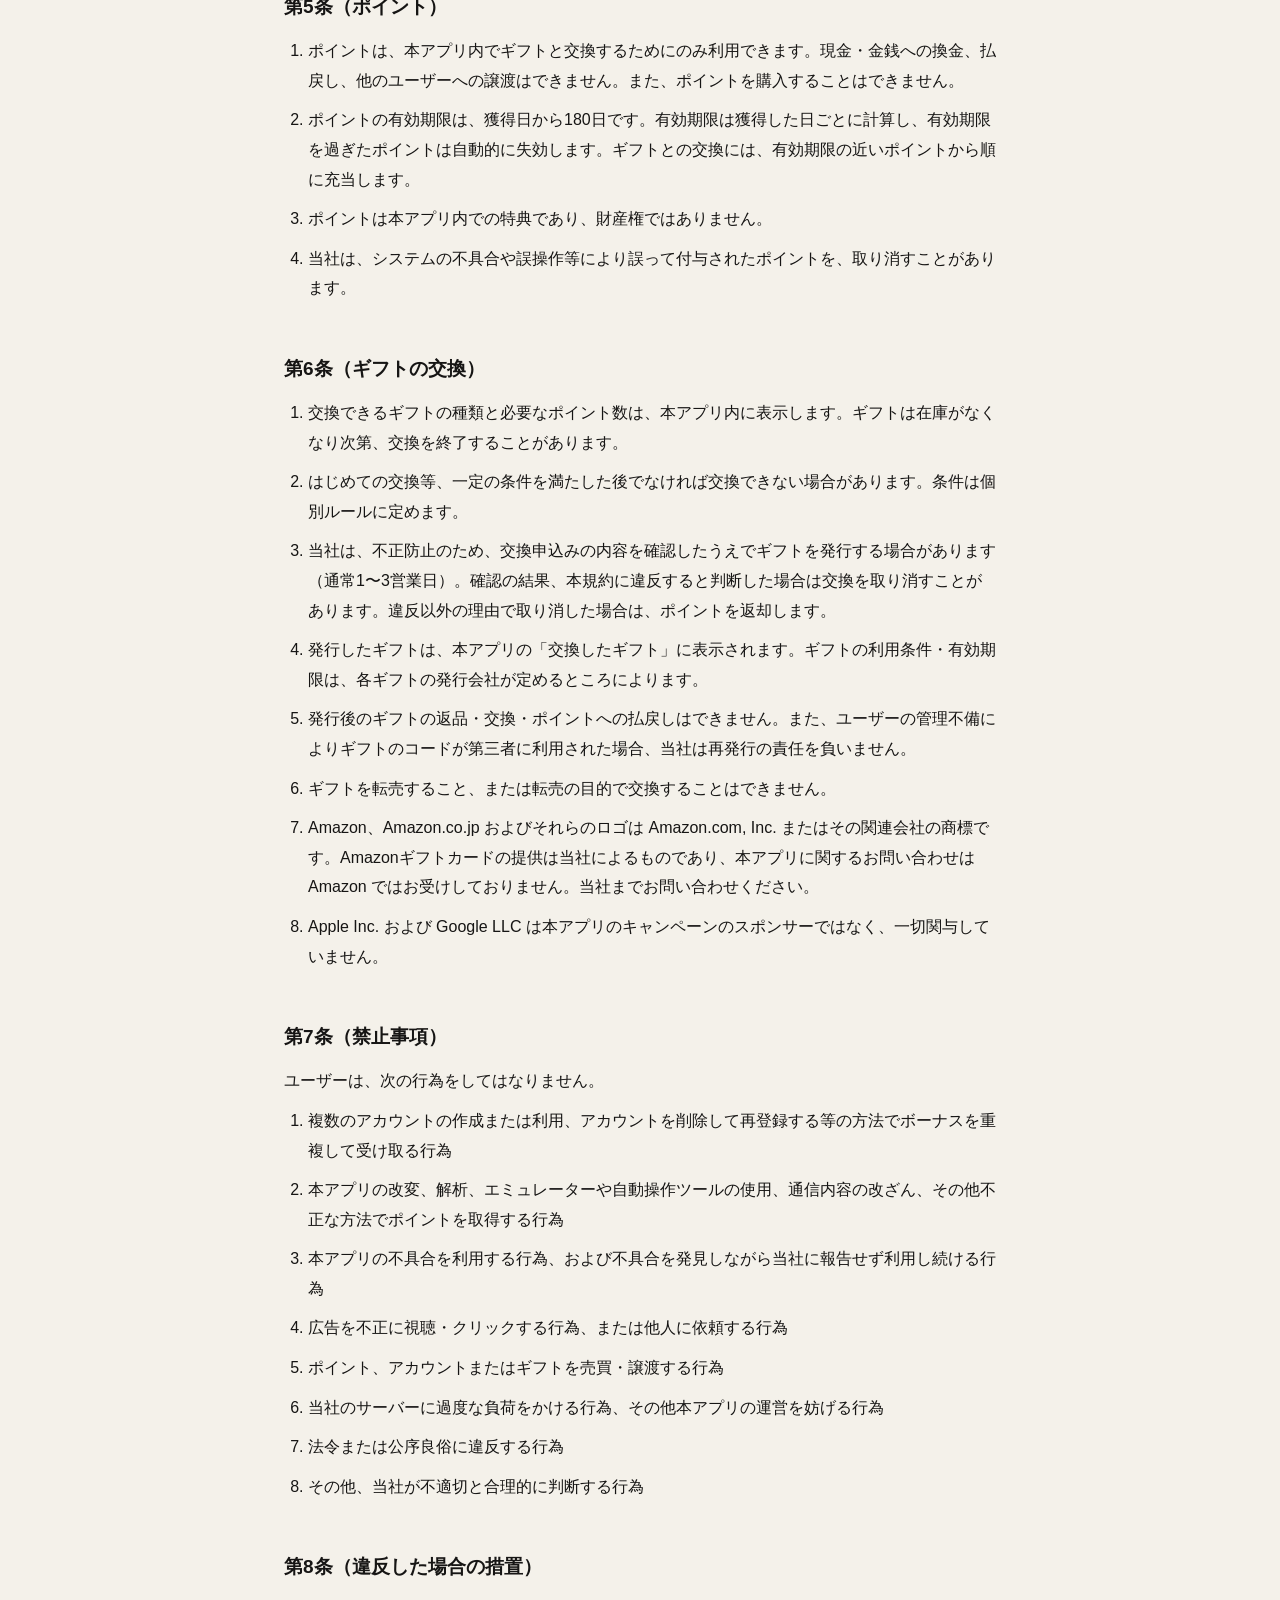
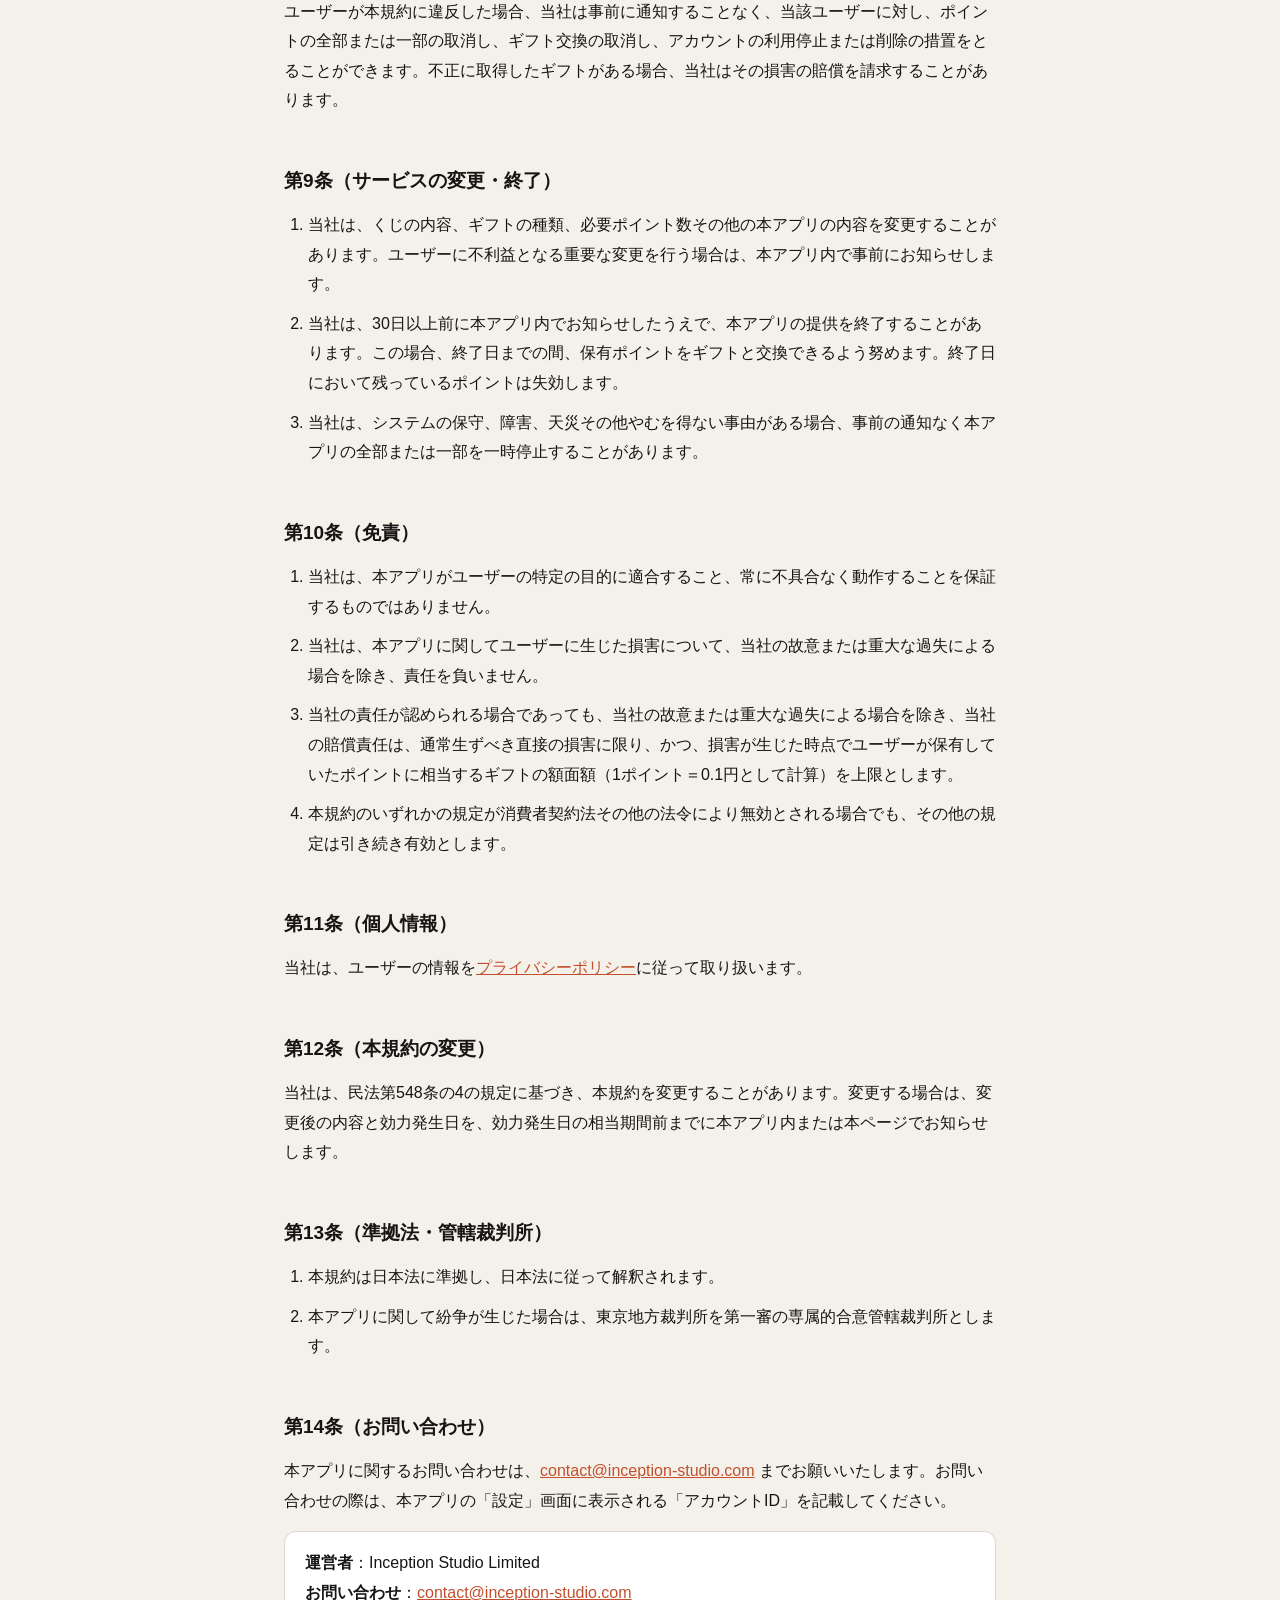
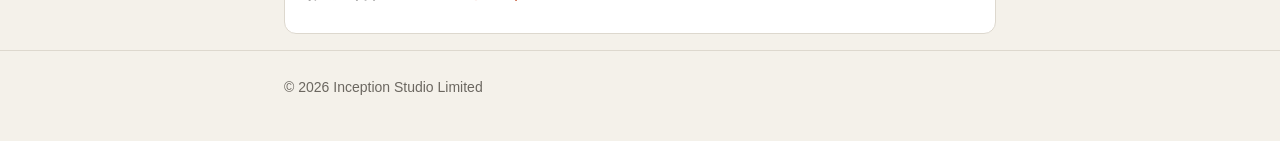
<file: kirari/terms/index.html>
<!doctype html>
<html lang="ja">
<head>
<meta charset="utf-8">
<meta name="viewport" content="width=device-width, initial-scale=1">
<title>利用規約｜きらり</title>
<meta name="robots" content="noindex">
<link rel="stylesheet" href="../legal.css">
</head>
<body>
<header><div class="wrap"><a class="brand" href="/">Inception Studio</a></div></header>
<main class="wrap">
<h1>きらり 利用規約</h1>
<p class="meta">制定日：2026年11月23日　最終更新日：2026年11月24日</p>

<p>この利用規約（以下「本規約」といいます）は、Inception Studio Limited（以下「当社」といいます）が提供するスマートフォンアプリ「きらり」（以下「本アプリ」といいます）の利用条件を定めるものです。本アプリをご利用いただく方（以下「ユーザー」といいます）は、本規約に同意したうえでご利用ください。</p>

<h2>第1条（適用）</h2>
<ol>
<li>本規約は、ユーザーと当社との間の本アプリの利用に関わる一切の関係に適用されます。</li>
<li>本アプリ内の「ルールと確率」画面その他に当社が掲示するルール（以下「個別ルール」といいます）は、本規約の一部を構成します。本規約と個別ルールが異なる場合は、個別ルールが優先します。</li>
</ol>

<h2>第2条（参加条件）</h2>
<ol>
<li>本アプリは、18歳以上で日本にお住まいの方のみご利用いただけます。</li>
<li>ユーザーは、初回起動時に参加条件を満たしていることを確認するものとします。参加条件を満たさないことが判明した場合、当社はポイントの失効およびギフト交換の取消しを行うことがあります。</li>
</ol>

<h2>第3条（アカウント）</h2>
<ol>
<li>本アプリは初回起動時に匿名のアカウントを自動的に作成します。アカウントは1台の端末につき1つまでとします。</li>
<li>アカウントは、ユーザー本人のみが利用でき、第三者への譲渡・貸与・売買はできません。</li>
<li>端末の紛失・故障・初期化等によりアカウントにアクセスできなくなった場合、当社はアカウントおよびポイントを復元できないことがあります。</li>
<li>ユーザーは、本アプリの「設定」→「アカウントを削除」からいつでもアカウントを削除できます。削除すると保有ポイントおよび発行前のギフト交換申込みは失効し、元に戻すことはできません。</li>
</ol>

<h2>第4条（サービスの内容）</h2>
<ol>
<li>本アプリは、無料のスクラッチくじを通じてポイントを獲得し、ポイントをデジタルギフト（以下「ギフト」といいます）と交換できるサービスです。くじの結果は当社のサーバーで決定されます。</li>
<li>くじの枚数、当選確率、獲得ポイント、ボーナスの内容等は、個別ルールに定めるとおりとします。</li>
<li>本アプリの利用料金は無料です。ただし、通信料はユーザーの負担とします。本アプリには有料の商品やポイントの販売はありません。</li>
<li>本アプリは広告収益によって運営されており、くじの追加やポイント2倍等の特典を受けるために広告の視聴が必要な場合があります。広告視聴の完了は、広告配信事業者からの通知に基づいて判定します。</li>
</ol>

<h2>第5条（ポイント）</h2>
<ol>
<li>ポイントは、本アプリ内でギフトと交換するためにのみ利用できます。現金・金銭への換金、払戻し、他のユーザーへの譲渡はできません。また、ポイントを購入することはできません。</li>
<li>ポイントの有効期限は、獲得日から180日です。有効期限は獲得した日ごとに計算し、有効期限を過ぎたポイントは自動的に失効します。ギフトとの交換には、有効期限の近いポイントから順に充当します。</li>
<li>ポイントは本アプリ内での特典であり、財産権ではありません。</li>
<li>当社は、システムの不具合や誤操作等により誤って付与されたポイントを、取り消すことがあります。</li>
</ol>

<h2>第6条（ギフトの交換）</h2>
<ol>
<li>交換できるギフトの種類と必要なポイント数は、本アプリ内に表示します。ギフトは在庫がなくなり次第、交換を終了することがあります。</li>
<li>はじめての交換等、一定の条件を満たした後でなければ交換できない場合があります。条件は個別ルールに定めます。</li>
<li>当社は、不正防止のため、交換申込みの内容を確認したうえでギフトを発行する場合があります（通常1〜3営業日）。確認の結果、本規約に違反すると判断した場合は交換を取り消すことがあります。違反以外の理由で取り消した場合は、ポイントを返却します。</li>
<li>発行したギフトは、本アプリの「交換したギフト」に表示されます。ギフトの利用条件・有効期限は、各ギフトの発行会社が定めるところによります。</li>
<li>発行後のギフトの返品・交換・ポイントへの払戻しはできません。また、ユーザーの管理不備によりギフトのコードが第三者に利用された場合、当社は再発行の責任を負いません。</li>
<li>ギフトを転売すること、または転売の目的で交換することはできません。</li>
<li>Amazon、Amazon.co.jp およびそれらのロゴは Amazon.com, Inc. またはその関連会社の商標です。Amazonギフトカードの提供は当社によるものであり、本アプリに関するお問い合わせは Amazon ではお受けしておりません。当社までお問い合わせください。</li>
<li>Apple Inc. および Google LLC は本アプリのキャンペーンのスポンサーではなく、一切関与していません。</li>
</ol>

<h2>第7条（禁止事項）</h2>
<p>ユーザーは、次の行為をしてはなりません。</p>
<ol>
<li>複数のアカウントの作成または利用、アカウントを削除して再登録する等の方法でボーナスを重複して受け取る行為</li>
<li>本アプリの改変、解析、エミュレーターや自動操作ツールの使用、通信内容の改ざん、その他不正な方法でポイントを取得する行為</li>
<li>本アプリの不具合を利用する行為、および不具合を発見しながら当社に報告せず利用し続ける行為</li>
<li>広告を不正に視聴・クリックする行為、または他人に依頼する行為</li>
<li>ポイント、アカウントまたはギフトを売買・譲渡する行為</li>
<li>当社のサーバーに過度な負荷をかける行為、その他本アプリの運営を妨げる行為</li>
<li>法令または公序良俗に違反する行為</li>
<li>その他、当社が不適切と合理的に判断する行為</li>
</ol>

<h2>第8条（違反した場合の措置）</h2>
<p>ユーザーが本規約に違反した場合、当社は事前に通知することなく、当該ユーザーに対し、ポイントの全部または一部の取消し、ギフト交換の取消し、アカウントの利用停止または削除の措置をとることができます。不正に取得したギフトがある場合、当社はその損害の賠償を請求することがあります。</p>

<h2>第9条（サービスの変更・終了）</h2>
<ol>
<li>当社は、くじの内容、ギフトの種類、必要ポイント数その他の本アプリの内容を変更することがあります。ユーザーに不利益となる重要な変更を行う場合は、本アプリ内で事前にお知らせします。</li>
<li>当社は、30日以上前に本アプリ内でお知らせしたうえで、本アプリの提供を終了することがあります。この場合、終了日までの間、保有ポイントをギフトと交換できるよう努めます。終了日において残っているポイントは失効します。</li>
<li>当社は、システムの保守、障害、天災その他やむを得ない事由がある場合、事前の通知なく本アプリの全部または一部を一時停止することがあります。</li>
</ol>

<h2>第10条（免責）</h2>
<ol>
<li>当社は、本アプリがユーザーの特定の目的に適合すること、常に不具合なく動作することを保証するものではありません。</li>
<li>当社は、本アプリに関してユーザーに生じた損害について、当社の故意または重大な過失による場合を除き、責任を負いません。</li>
<li>当社の責任が認められる場合であっても、当社の故意または重大な過失による場合を除き、当社の賠償責任は、通常生ずべき直接の損害に限り、かつ、損害が生じた時点でユーザーが保有していたポイントに相当するギフトの額面額（1ポイント＝0.1円として計算）を上限とします。</li>
<li>本規約のいずれかの規定が消費者契約法その他の法令により無効とされる場合でも、その他の規定は引き続き有効とします。</li>
</ol>

<h2>第11条（個人情報）</h2>
<p>当社は、ユーザーの情報を<a href="../privacy/">プライバシーポリシー</a>に従って取り扱います。</p>

<h2>第12条（本規約の変更）</h2>
<p>当社は、民法第548条の4の規定に基づき、本規約を変更することがあります。変更する場合は、変更後の内容と効力発生日を、効力発生日の相当期間前までに本アプリ内または本ページでお知らせします。</p>

<h2>第13条（準拠法・管轄裁判所）</h2>
<ol>
<li>本規約は日本法に準拠し、日本法に従って解釈されます。</li>
<li>本アプリに関して紛争が生じた場合は、東京地方裁判所を第一審の専属的合意管轄裁判所とします。</li>
</ol>

<h2>第14条（お問い合わせ）</h2>
<p>本アプリに関するお問い合わせは、<a href="mailto:contact@inception-studio.com">contact@inception-studio.com</a> までお願いいたします。お問い合わせの際は、本アプリの「設定」画面に表示される「アカウントID」を記載してください。</p>

<div class="box">
<p><b>運営者</b>：Inception Studio Limited<br>
<b>お問い合わせ</b>：<a href="mailto:contact@inception-studio.com">contact@inception-studio.com</a></p>
</div>
</main>
<footer><div class="wrap">&copy; 2026 Inception Studio Limited</div></footer>
</body>
</html>
</file>
<file: kirari/legal.css>
:root { --bg:#F4F1EA; --surface:#FFFFFF; --ink:#161514; --muted:#6B6760; --line:#DDD8CE; --accent:#C2502E; --todo:#FFF1B8; }
@media (prefers-color-scheme: dark) {
  :root { --bg:#121110; --surface:#1B1A18; --ink:#F4F1EA; --muted:#A39E94; --line:#2E2C29; --accent:#E8754F; --todo:#4A3F12; }
}
* { box-sizing: border-box; }
html { -webkit-text-size-adjust: 100%; }
body { margin:0; background:var(--bg); color:var(--ink);
  font-family: -apple-system, BlinkMacSystemFont, "Hiragino Sans", "Hiragino Kaku Gothic ProN", "Yu Gothic", Meiryo, "Segoe UI", sans-serif;
  font-size:16px; line-height:1.85; -webkit-font-smoothing:antialiased; }
.wrap { max-width: 760px; margin: 0 auto; padding: 0 24px; }
header { padding: 24px 0; border-bottom: 1px solid var(--line); }
.brand { font-weight: 600; color: var(--ink); text-decoration: none; font-size: 15px; }
main { padding: 48px 0 72px; }
h1 { font-size: clamp(26px, 5vw, 34px); line-height: 1.3; margin: 0 0 8px; letter-spacing: -0.01em; }
.meta { color: var(--muted); font-size: 14px; margin: 0 0 36px; }
h2 { font-size: 19px; margin: 44px 0 12px; padding-top: 4px; }
h3 { font-size: 16px; margin: 24px 0 8px; }
p, li { margin: 0 0 10px; }
ol, ul { padding-left: 1.5em; margin: 0 0 12px; }
table { width: 100%; border-collapse: collapse; margin: 8px 0 16px; font-size: 15px; }
th, td { border: 1px solid var(--line); padding: 10px 12px; text-align: left; vertical-align: top; }
th { background: var(--surface); font-weight: 600; white-space: nowrap; }
.box { background: var(--surface); border: 1px solid var(--line); border-radius: 12px; padding: 16px 20px; margin: 16px 0; }
.todo { background: var(--todo); padding: 0 4px; border-radius: 3px; }
a { color: var(--accent); }
footer { border-top: 1px solid var(--line); padding: 24px 0 40px; color: var(--muted); font-size: 14px; }
@media (max-width: 720px) { .wrap { padding: 0 16px; } main { padding: 32px 0 56px; } th { white-space: normal; } }
</file>
